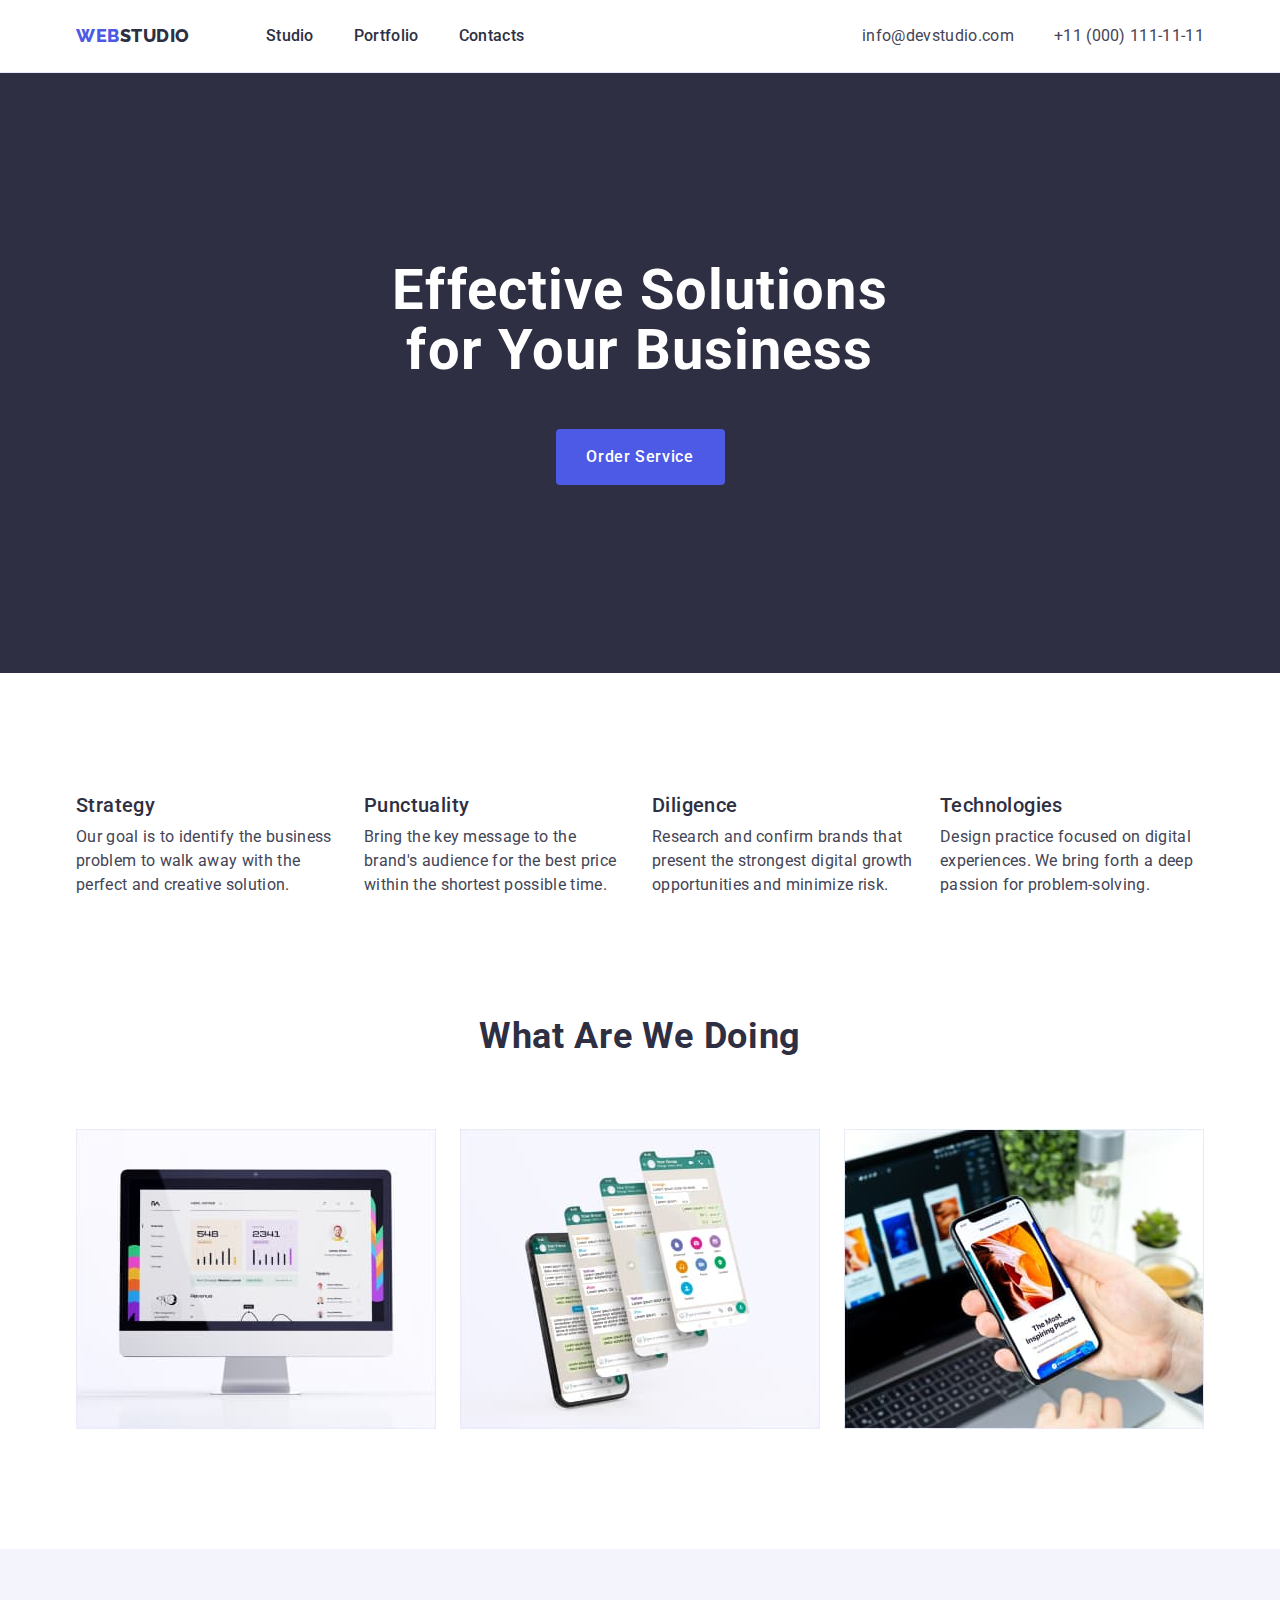
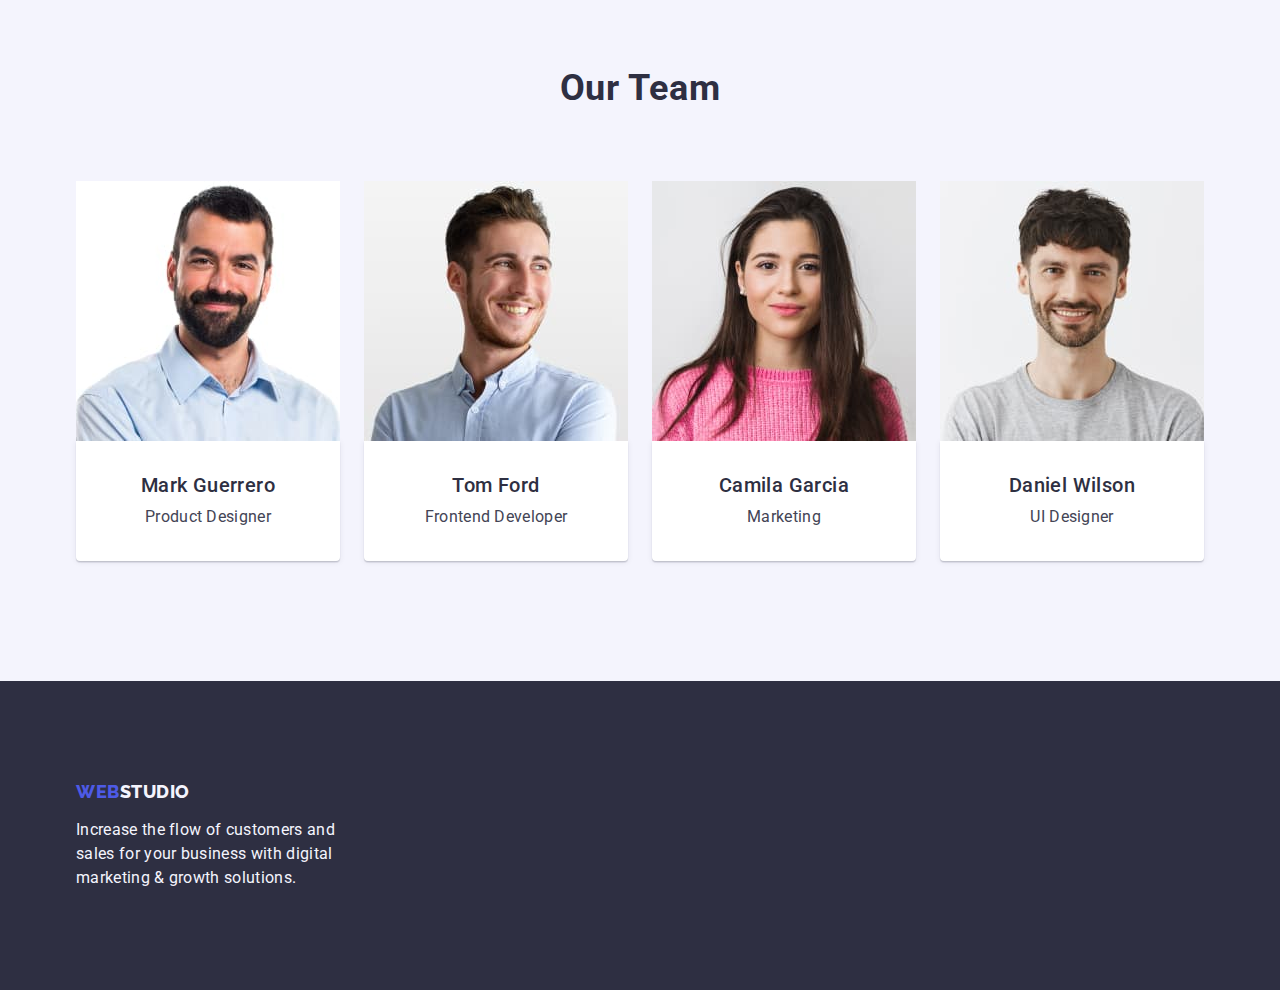
<file: index.html>
<!DOCTYPE html>
<html lang="en">
  <head>
    <meta charset="UTF-8" />
    <meta http-equiv="X-UA-Compatible" content="IE=edge" />
    <meta name="viewport" content="width=device-width, initial-scale=1.0" />
    <title>WebStudio</title>
    <link rel="preconnect" href="https://fonts.googleapis.com" />
    <link rel="preconnect" href="https://fonts.gstatic.com" crossorigin />
    <link
      href="https://fonts.googleapis.com/css2?family=Raleway:wght@800&family=Roboto:wght@400;500;700;900&display=swap"
      rel="stylesheet"
    />
    <link rel="stylesheet" href="https://cdn.jsdelivr.net/npm/modern-normalize@1.1.0/modern-normalize.min.css">
    <link rel="stylesheet" href="./css/styles.css" />
  </head>
  <body>
    <header class="header">
      <div class="container nav-container">
        <nav class="nav">
          <a href="./index.html" class="logo link"
            >Web<span class="span-logo">Studio</span></a
          >
          <ul class="site-nav list">
            <li><a href="./index.html" class="link nav-link">Studio</a></li>
            <li>
              <a href="./portfolio.html" class="link nav-link">Portfolio</a>
            </li>
            <li><a href="" class="link nav-link">Contacts</a></li>
          </ul>
        </nav>
        <address class="contact">
          <ul class="list contact-list">
            <li>
              <a href="mailto:info@devstudio.com" class="link contact-link"
                >info@devstudio.com</a
              >
            </li>
            <li>
              <a href="tel:+110001111111" class="link contact-link"
                >+11 (000) 111-11-11</a
              >
            </li>
          </ul>
        </address>
      </div>
    </header>
    <main>
      <!-- hero section -->
      <section class="hero section">
        <div class="container">
          <h1 class="hero-title">Effective Solutions for Your Business</h1>
          <button type="button" class="order-btn">Order Service</button>
        </div>
      </section>
      <!-- features -->
      <section class="features section">
        <div class="container">
          <h2 class="title visually-hidden">Our advantagies</h2>
          <ul class="list card-set">
            <li class="card-set-item feature">
              <h3 class="subtitle">Strategy</h3>
              <p class="text">
                Our goal is to identify the business problem to walk away with
                the perfect and creative solution.
              </p>
            </li>
            <li class="card-set-item feature">
              <h3 class="subtitle">Punctuality</h3>
              <p class="text">
                Bring the key message to the brand's audience for the best price
                within the shortest possible time.
              </p>
            </li>
            <li class="card-set-item feature">
              <h3 class="subtitle">Diligence</h3>
              <p class="text">
                Research and confirm brands that present the strongest digital
                growth opportunities and minimize risk.
              </p>
            </li>
            <li class="card-set-item feature">
              <h3 class="subtitle">Technologies</h3>
              <p class="text">
                Design practice focused on digital experiences. We bring forth a
                deep passion for problem-solving.
              </p>
            </li>
          </ul>
        </div>
      </section>
      <!-- our specialty -->
      <section class="specialty section">
        <div class="container">
          <h2 class="title">What are we doing</h2>
          <ul class="list card-set specialty">
            <li class="card-set-item">
              <img
                src="./images/img1.jpg"
                alt="Computer screen"
                width="360"
                height="300"
              />
            </li>
            <li class="card-set-item">
              <img
                src="./images/img2.jpg"
                alt="Phone screen"
                width="360"
                height="300"
              />
            </li>
            <li class="card-set-item">
              <img
                src="./images/img3.jpg"
                alt="Phone and computer screens"
                width="360"
                height="300"
              />
            </li>
          </ul>
        </div>
      </section>
      <!-- section team -->
      <section class="team section">
        <div class="container">
          <h2 class="title">Our Team</h2>
          <ul class="list card-set team">
            <li class="card-set-item worker">
              <img
                src="./images/person1.jpg"
                alt="man's photo"
                width="264"
                height="260"
              />
              <div class="card-info">
                <h3 class="subtitle name">Mark Guerrero</h3>
                <p class="position">Product Designer</p>
              </div>
            </li>
            <li class="card-set-item worker">
              <img
                src="./images/person2.jpg"
                alt="man's photo"
                width="264"
                height="260"
              />
              <div class="card-info">
                <h3 class="subtitle name">Tom Ford</h3>
                <p lass="position">Frontend Developer</p>
              </div>
            </li>
            <li class="card-set-item worker">
              <img
                src="./images/person3.jpg"
                alt="woman's photo"
                width="264"
                height="260"
              />
              <div class="card-info">
                <h3 class="subtitle name">Camila Garcia</h3>
                <p lass="position">Marketing</p>
              </div>
            </li>
            <li class="card-set-item worker">
              <img
                src="./images/person4.jpg"
                alt="man's photo"
                width="264"
                height="260"
              />
              <div class="card-info">
                <h3 class="subtitle name">Daniel Wilson</h3>
                <p lass="position">UI Designer</p>
              </div>
            </li>
          </ul>
        </div>
      </section>
    </main>
    <!-- footer section -->
    <footer class="footer">
      <div class="container">
        <a href="./index.html" class="logo link"
          >Web<span class="span-footer">Studio</span></a
        >
        <p class="footer-text">
          Increase the flow of customers and sales for your business with
          digital marketing & growth solutions.
        </p>
      </div>
    </footer>
  </body>
</html>
</file>
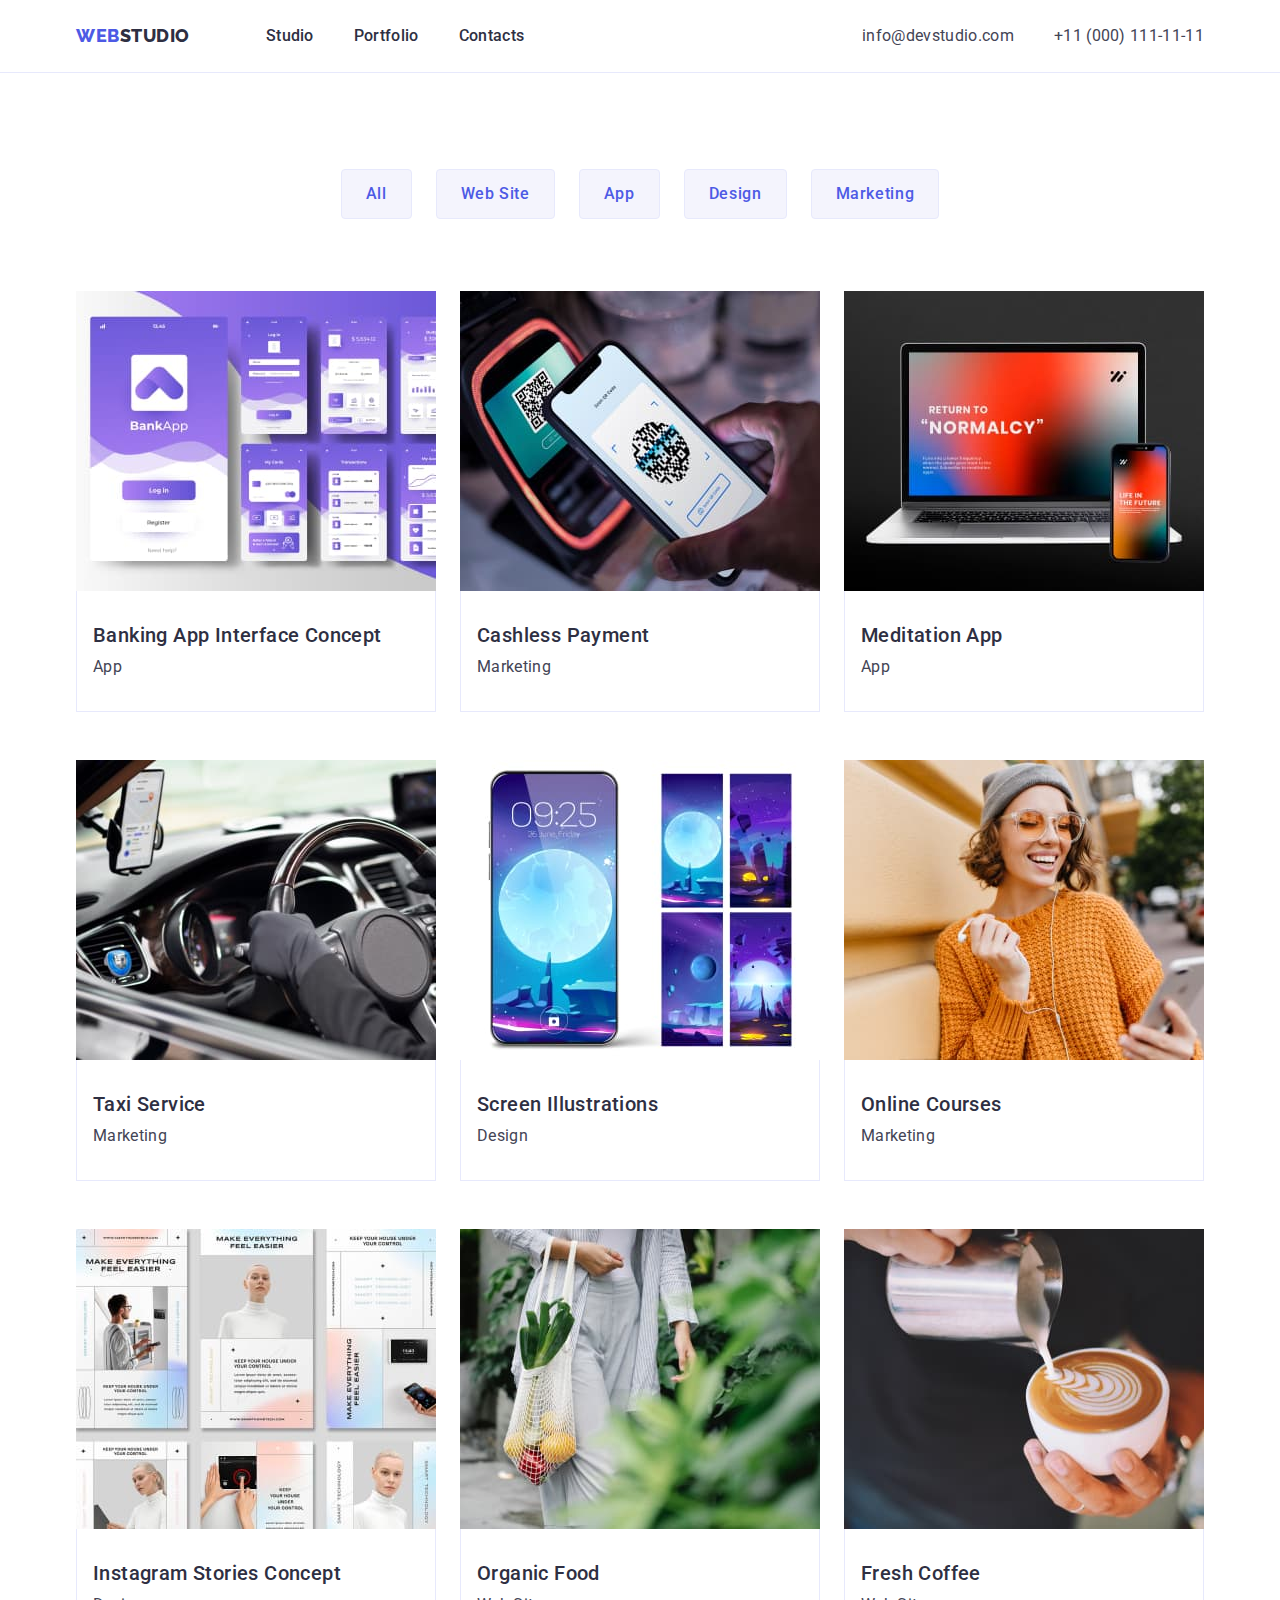
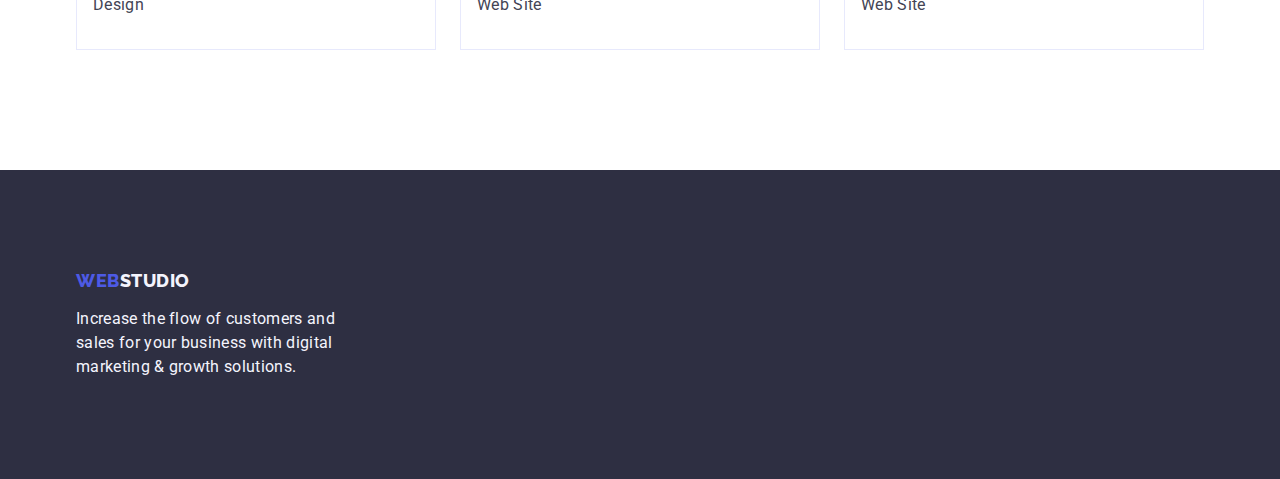
<file: portfolio.html>
<!DOCTYPE html>
<html lang="en">
  <head>
    <meta charset="UTF-8" />
    <meta http-equiv="X-UA-Compatible" content="IE=edge" />
    <meta name="viewport" content="width=device-width, initial-scale=1.0" />
    <title>WebStudio</title>
    <link rel="preconnect" href="https://fonts.googleapis.com" />
    <link rel="preconnect" href="https://fonts.gstatic.com" crossorigin />
    <link
      href="https://fonts.googleapis.com/css2?family=Raleway:wght@800&family=Roboto:wght@400;500;700;900&display=swap"
      rel="stylesheet"
    />
    <link rel="stylesheet" href="https://cdn.jsdelivr.net/npm/modern-normalize@1.1.0/modern-normalize.min.css">
    <link rel="stylesheet" href="./css/styles.css" />
  </head>
  <body>
    <header class="header">
      <div class="container nav-container">
        <nav class="nav">
          <a href="./index.html" class="logo link"
            >Web<span class="span-logo">Studio</span></a
          >
          <ul class="site-nav list">
            <li><a href="./index.html" class="link nav-link">Studio</a></li>
            <li>
              <a href="./portfolio.html" class="link nav-link">Portfolio</a>
            </li>
            <li><a href="" class="link nav-link">Contacts</a></li>
          </ul>
        </nav>
        <address class="contact">
          <ul class="list contact-list">
            <li>
              <a href="mailto:info@devstudio.com" class="link contact-link"
                >info@devstudio.com</a
              >
            </li>
            <li>
              <a href="tel:+110001111111" class="link contact-link"
                >+11 (000) 111-11-11</a
              >
            </li>
          </ul>
        </address>
      </div>
    </header>
    <main>
      <section class="portfolio-section">
        <div class="container">
          <h1 class="title visually-hidden">Our projects</h1>
          <!-- filter with buttons -->
          <ul class="list buttons">
            <li><button type="button" class="button">All</button></li>
            <li><button type="button" class="button">Web Site</button></li>
            <li><button type="button" class="button">App</button></li>
            <li><button type="button" class="button">Design</button></li>
            <li><button type="button" class="button">Marketing</button></li>
          </ul>
          <!-- projects -->
          <ul class="list card-set portfolio">
            <li class="card-set-item project">
              <a href="" class="link">
                <img
                  src="./images/banking.jpg"
                  alt="app for banks"
                  width="360"
                  height="300"
                />
                <div class="card-text project">
                  <h2 class="subtitle">Banking App Interface Concept</h2>
                  <p class="text">App</p>
                </div>
              </a>
            </li>
            <li class="card-set-item project">
              <a href="" class="link">
                <img
                  src="./images/payment.jpg"
                  alt="pay by phone"
                  width="360"
                  height="300"
                />
                <div class="card-text">
                  <h2 class="subtitle">Cashless Payment</h2>
                  <p class="text">Marketing</p>
                </div>
              </a>
            </li>
            <li class="card-set-item project">
              <a href="" class="link">
                <img
                  src="./images/meditation.jpg"
                  alt="app for maditation"
                  width="360"
                  height="300"
                />
                <div class="card-text">
                  <h2 class="subtitle">Meditation App</h2>
                  <p class="text">App</p>
                </div>
              </a>
            </li>
            <li class="card-set-item project">
              <a href="" class="link">
                <img
                  src="./images/taxi.jpg"
                  alt="taxi driver uses a special service"
                  width="360"
                  height="300"
                />
                <div class="card-text">
                  <h2 class="subtitle">Taxi Service</h2>
                  <p class="text">Marketing</p>
                </div>
              </a>
            </li>
            <li class="card-set-item project">
              <a href="" class="link">
                <img
                  src="./images/screen-Illustrations.jpg"
                  alt="example of a phone screen illustration"
                  width="360"
                  height="300"
                />
                <div class="card-text">
                  <h2 class="subtitle">Screen Illustrations</h2>
                  <p class="text">Design</p>
                </div>
              </a>
            </li>
            <li class="card-set-item project">
              <a href="" class="link">
                <img
                  src="./images/online-courses.jpg"
                  alt="girl is studying with a phone"
                  width="360"
                  height="300"
                />
                <div class="card-text">
                  <h2 class="subtitle">Online Courses</h2>
                  <p class="text">Marketing</p>
                </div>
              </a>
            </li>
            <li class="card-set-item project">
              <a href="" class="link">
                <img
                  src="./images/instagram.jpg"
                  alt="examples of instastory"
                  width="360"
                  height="300"
                />
                <div class="card-text">
                  <h2 class="subtitle">Instagram Stories Concept</h2>
                  <p class="text">Design</p>
                </div>
              </a>
            </li>
            <li class="card-set-item project">
              <a href="" class="link">
                <img
                  src="./images/organic-food.jpg"
                  alt="woman with a net with fresh fruits and vegetables"
                  width="360"
                  height="300"
                />
                <div class="card-text">
                  <h2 class="subtitle">Organic Food</h2>
                  <p class="text">Web Site</p>
                </div>
              </a>
            </li>
            <li class="card-set-item project">
              <a href="" class="link">
                <img
                  src="./images/fresh-coffee.jpg"
                  alt="barista is making fresh coffee"
                  width="360"
                  height="300"
                />
                <div class="card-text">
                  <h2 class="subtitle">Fresh Coffee</h2>
                  <p class="text">Web Site</p>
                </div>
              </a>
            </li>
          </ul>
        </div>
      </section>
    </main>
    <footer class="footer">
      <div class="container">
        <a href="./index.html" class="logo link"
          >Web<span class="span-footer">Studio</span></a
        >
        <p class="footer-text">
          Increase the flow of customers and sales for your business with
          digital marketing & growth solutions.
        </p>
      </div>
    </footer>
  </body>
</html>
</file>
<file: css/styles.css>
:root {
  --iris: #4d5ae5;
  --ocean: #404bbf;
  --navy-blue: #2e2f42;
  --green: #31d0aa;
  --slate: #434455;
  --light-slate: #8e8f99;
  --cornflower: #e7e9fc;
  --cloud: #f4f4fd;
  --navy-blue-modal: #2e2f42;
  --grey: #2e2f42;
  --white: #ffffff;
  --dairy: #fcfcfc;
}

/* main styles */
body {
  font-family: Roboto, sans-serif;
  font-weight: 400;
  font-size: 16px;
  line-height: 1.5;
  letter-spacing: 0.02em;
  color: var(--slate);
  background-color: var(--white);
}
/* reset */

h1,
h2,
h3,
h4,
h5,
h6,
p {
  margin: 0;
}

img {
  display: block;
  max-width: 100%;
  height: auto;
}

.list {
  margin: 0;
  padding: 0;
  list-style: none;
}

.link {
  text-decoration: none;
  font-style: normal;
  color: currentColor;
}

/* conteiner styles */

.container {
  width: 1158px;
  padding: 0 15px;
  margin-left: auto;
  margin-right: auto;
}

/* header styles (position) */

.nav-container {
  display: flex;
  align-items: center;
  justify-content: space-between;
}

.nav {
  display: flex;
  align-items: center;
}

.contact-list {
  display: flex;
  gap: 40px;
}

.site-nav {
  display: flex;
  gap: 40px;
}

/* other header styles */

.header {
  border-bottom: 1px solid var(--cornflower);
}

.logo {
  font-family: Raleway, sans-serif;
  font-weight: 800;
  font-size: 18px;
  line-height: 1.17;
  letter-spacing: 0.03em;
  text-transform: uppercase;
  align-items: center;
  color: var(--iris);

  margin-right: 76px;
}

.contact {
  font-style: normal;
}
.contact-link:hover,
.contact-link:focus {
  color: var(--ocean);
}

.span-logo {
  color: var(--navy-blue);
}

.nav-link {
  display: inline-block ;
  padding: 24px 0;
  font-weight: 500;
  font-size: 16px;
  line-height: 1.5;
  letter-spacing: 0.02em;
  color: var(--navy-blue);
}

.nav-link:hover,
.nav-link:focus {
  color: var(--ocean);
}

/* sections general */

.section:nth-child(2n) {
  padding: 120px 0;
}

.section:nth-child(3) {
  padding-bottom: 120px;
}

/* section hero */

.hero {
  background-color: var(--navy-blue);
  padding: 188px 0;
}

.hero-title {
  max-width: 496px;
  font-weight: 700;
  font-size: 56px;
  line-height: 1.07;
  letter-spacing: 0.02em;
  text-align: center;
  color: var(--white);

  margin: 0 auto 48px;
}

.order-btn {
  display: block;
  margin: 0 auto;

  min-width: 169px;
  min-height: 56px;
  font: inherit;
  font-weight: 500;
  letter-spacing: 0.04em;
  color: var(--white);
  background-color: var(--iris);
  cursor: pointer;

  border-radius: 4px;
  border: none;
}

.order-btn:hover,
.order-btn:focus {
  background-color: var(--ocean);
}

/* styles for titles */
.title {
  font-weight: 700;
  font-size: 36px;
  text-transform: capitalize;
  text-align: center;
  line-height: 1.11;
  letter-spacing: 0.02em;
  color: var(--navy-blue);

  margin-bottom: 72px;
}

.subtitle {
  font-weight: 500;
  font-size: 20px;
  line-height: 1.2;
  letter-spacing: 0.02em;
  color: var(--navy-blue);

  margin-bottom: 8px;
}

.visually-hidden {
  position: absolute;
  width: 1px;
  height: 1px;
  margin: -1px;
  border: 0;
  padding: 0;

  white-space: nowrap;
  clip-path: inset(100%);
  clip: rect(0 0 0 0);
  overflow: hidden;
}

/* card set */

.card-set {
  display: flex;
  gap: 24px;
}

.card-set.portfolio {
  flex-wrap: wrap;
  column-gap: 24px;
  row-gap: 48px;
}

.card-set-item {
  width: calc((100% - 48px) / 3);
}

.card-set-item.feature,
.card-set-item.worker {
  width: calc((100% - 72px) / 4);
}

/* team section */

.team {
  background-color: var(--cloud);
}

.item:first-child {
  background-color: var(--white);
}

.card-info {
  padding: 32px 16px;
  text-align: center;

  background-color: #ffffff;
  border-radius: 0px 0px 4px 4px;
  box-shadow: 0px 1px 6px rgba(46, 47, 66, 0.08), 0px 1px 1px rgba(46, 47, 66, 0.16), 0px 2px 1px rgba(46, 47, 66, 0.08);
}
/* footer styles */

.footer .logo{
  display: inline-block;
  margin-bottom: 16px;

}
.footer {
  background-color: var(--navy-blue);
  padding: 100px 0;
}

.span-footer {
  color: var(--cloud);
}

.footer-text {
  width: 264px;
  color: var(--cloud);
}

/* PORTFOLIO */

.portfolio-section {
  padding-top: 96px;
  padding-bottom: 120px;
}
/* buttons on portfolio page*/

.buttons {
  display: flex;
  gap: 24px;
  margin-bottom: 72px;
  justify-content: center;
}

.button {
  font: inherit;
  font-weight: 500;
  letter-spacing: 0.04em;
  color: var(--iris);
  background: var(--cloud);
  border: 1px solid var(--cornflower);
  border-radius: 4px;
  cursor: pointer;

  text-align: center;
  padding: 12px 24px;
}
.button:hover,
.button:focus {
  color: var(--white);
  background: var(--ocean);
  box-shadow: 0px 3px 1px rgba(0, 0, 0, 0.1), 0px 2px 1px rgba(0, 0, 0, 0.08),
    0px 2px 2px rgba(0, 0, 0, 0.12);
  border: 1px solid transparent;
}

/* cards */

.card-text {
  padding: 32px 16px;
}

.card-text {
  border: 1px solid var(--cornflower);
  border-top: 0;
}
</file>
